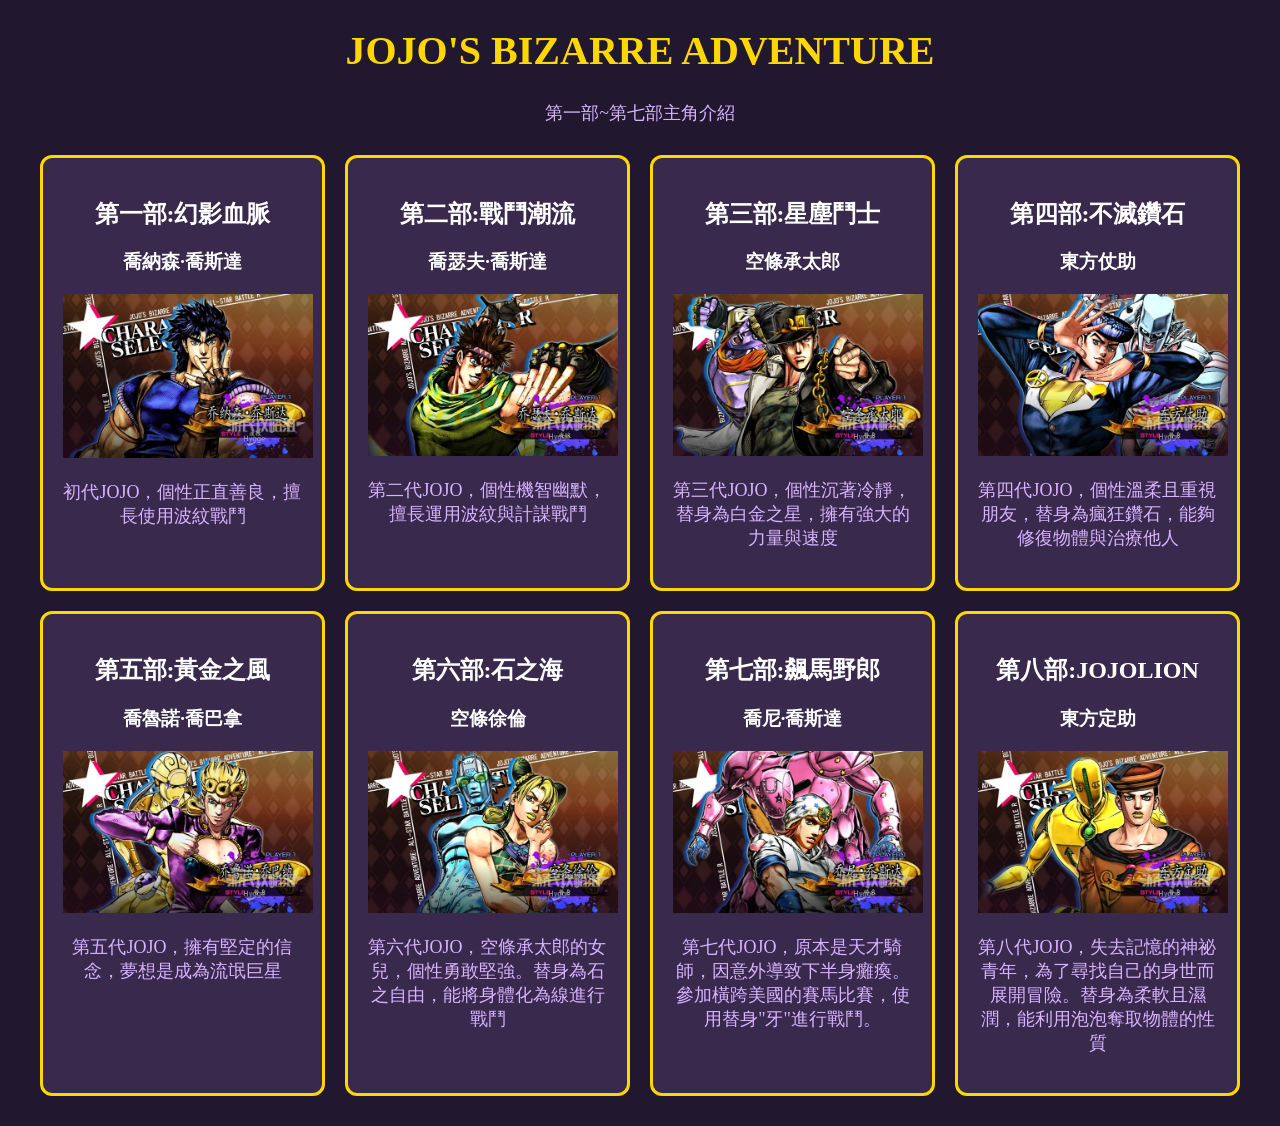
<file: index.html>
<!DOCTYPE html>
<html lang="zh-TW">
<head>
    <meta charset="UTF-8">
    <title>JOJO 主角介紹</title>
    <link rel="stylesheet" href="style.css">
</head>

<body>
    <h1>JOJO'S BIZARRE ADVENTURE</h1>
    <p>第一部~第七部主角介紹</p>
<div class="container">

<div class="card">
    <h2>第一部:幻影血脈</h2>
    <h3>喬納森·喬斯達</h3>
    <img src="photos/jojo1.png" alt="喬納森·喬斯達">
    <p>初代JOJO，個性正直善良，擅長使用波紋戰鬥</p>
    </div>

<div class="card">
    <h2>第二部:戰鬥潮流</h2>
    <h3>喬瑟夫·喬斯達</h3>
    <img src="photos/jojo2.png" alt="喬瑟夫·喬斯達">
    <p>第二代JOJO，個性機智幽默，擅長運用波紋與計謀戰鬥</p>
</div>

<div class="card">
    <h2>第三部:星塵鬥士</h2>
    <h3>空條承太郎</h3>
    <img src="photos/jojo3.png" alt="空條承太郎">
    <p>第三代JOJO，個性沉著冷靜，替身為白金之星，擁有強大的力量與速度</p>
</div>

<div class="card">
    <h2>第四部:不滅鑽石</h2>
    <h3>東方仗助</h3>
    <img src="photos/jojo4.png" alt="東方仗助">
    <p>第四代JOJO，個性溫柔且重視朋友，替身為瘋狂鑽石，能夠修復物體與治療他人</p>
</div>

<div class="card">
    <h2>第五部:黃金之風</h2>
    <h3>喬魯諾·喬巴拿</h3>
    <img src="photos/jojo5.png" alt="喬魯諾·喬巴拿">
    <p>第五代JOJO，擁有堅定的信念，夢想是成為流氓巨星</p>
</div>

<div class="card">
    <h2>第六部:石之海</h2>
    <h3>空條徐倫</h3>
    <img src="photos/jojo6.png" alt="空條徐倫">
    <p>第六代JOJO，空條承太郎的女兒，個性勇敢堅強。替身為石之自由，能將身體化為線進行戰鬥</p>
</div>

<div class="card">
    <h2>第七部:飆馬野郎</h2>
    <h3>喬尼·喬斯達</h3>
    <img src="photos/jojo7.png" alt="喬尼·喬斯達">
    <p>第七代JOJO，原本是天才騎師，因意外導致下半身癱瘓。參加橫跨美國的賽馬比賽，使用替身"牙"進行戰鬥。</p>
</div>

<div class="card">
    <h2>第八部:JOJOLION</h2>
    <h3>東方定助</h3>
    <img src="photos/jojo8.png" alt="東方定助">
    <p>第八代JOJO，失去記憶的神祕青年，為了尋找自己的身世而展開冒險。替身為柔軟且濕潤，能利用泡泡奪取物體的性質</p>
</div>

</div>
</body>
</html>
</file>
<file: style.css>
body{background-color: #21182f;
color: white;}

h1{color: gold;
    text-align: center;
    font-size: 40px;}
p{text-align: center;
    font-size: 18px;
color: #d8b4fe;}

img{width: 250px;
    height: auto;
    object-fit: contain;}

.card{background-color: #38294d;
    border: 3px solid gold;
    border-radius: 12px;
    width: auto;
    padding: 20px;
    margin: 0;
    text-align: center}

.container{
    display: grid;
    grid-template-columns: repeat(12,1fr);
    gap: 20px;
    max-width: 1200px;
    margin: 30px auto;}

.card{grid-column: span 3;}
</file>
